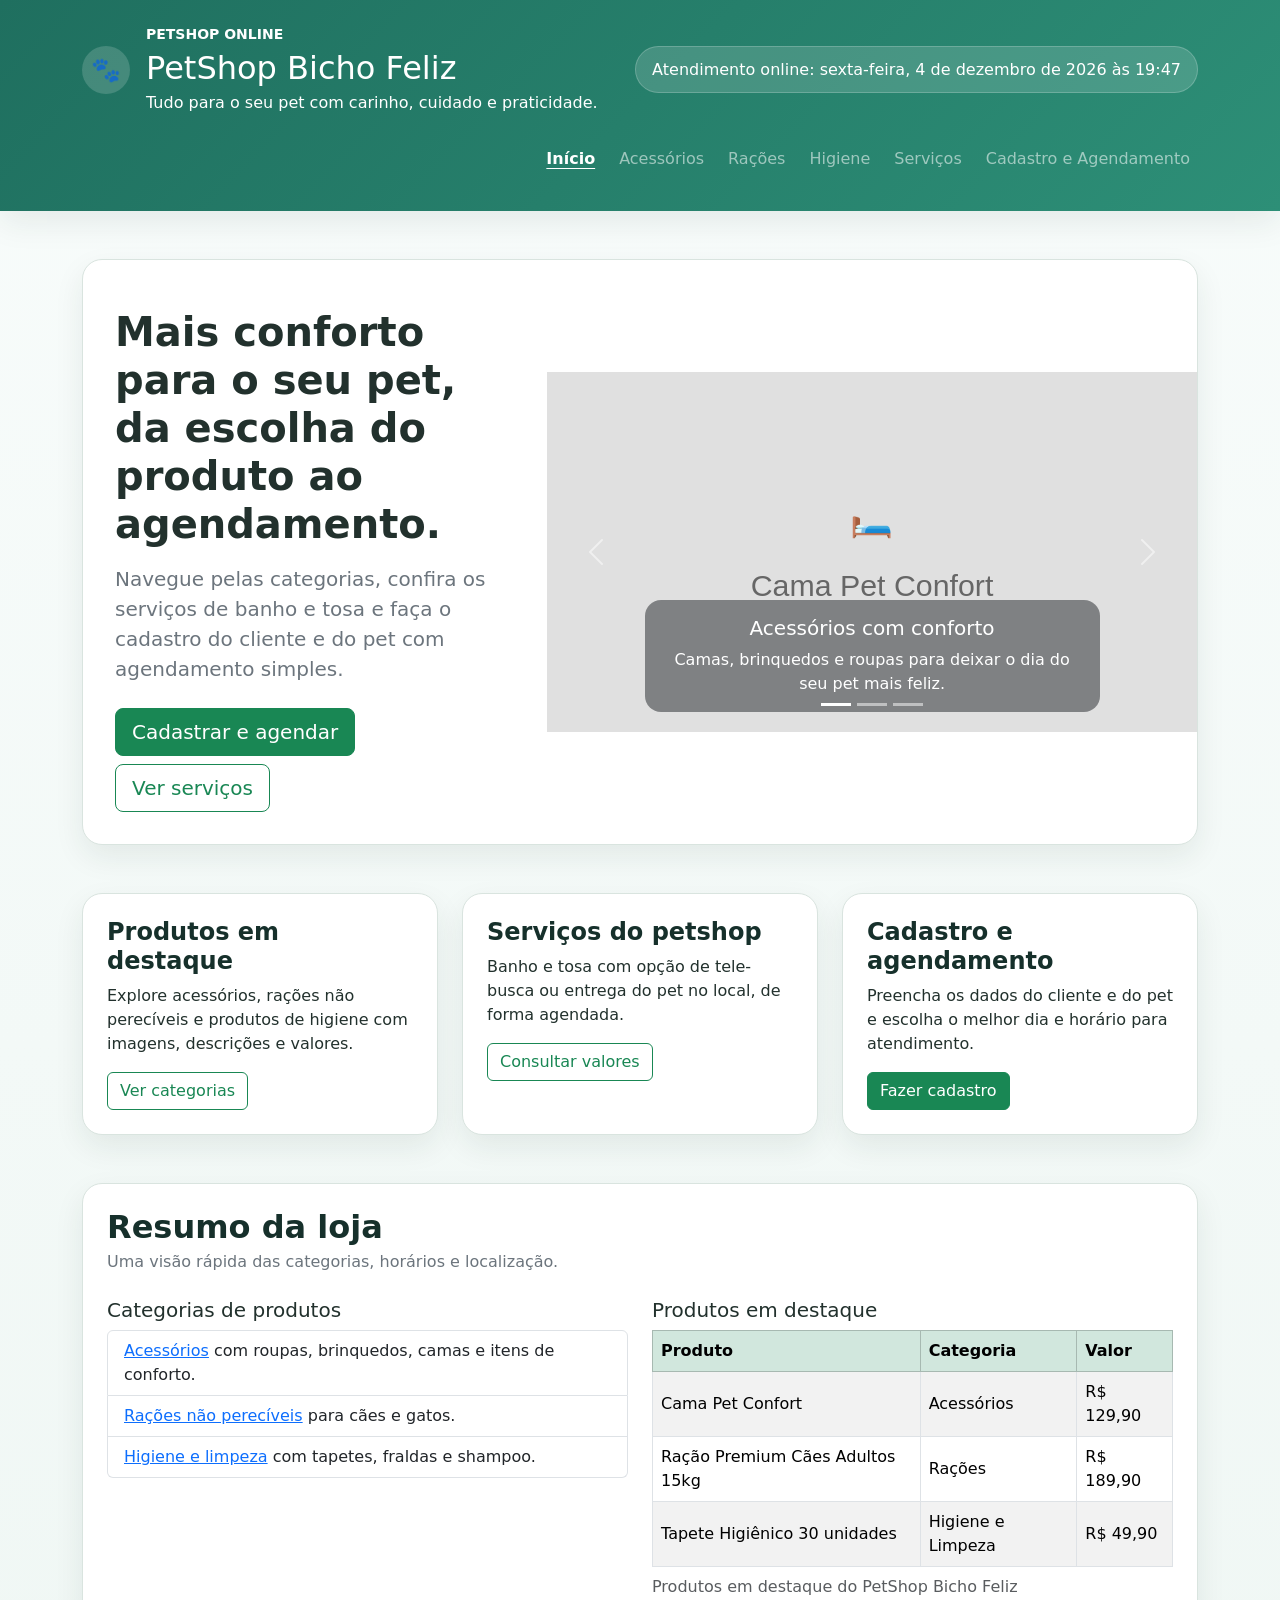
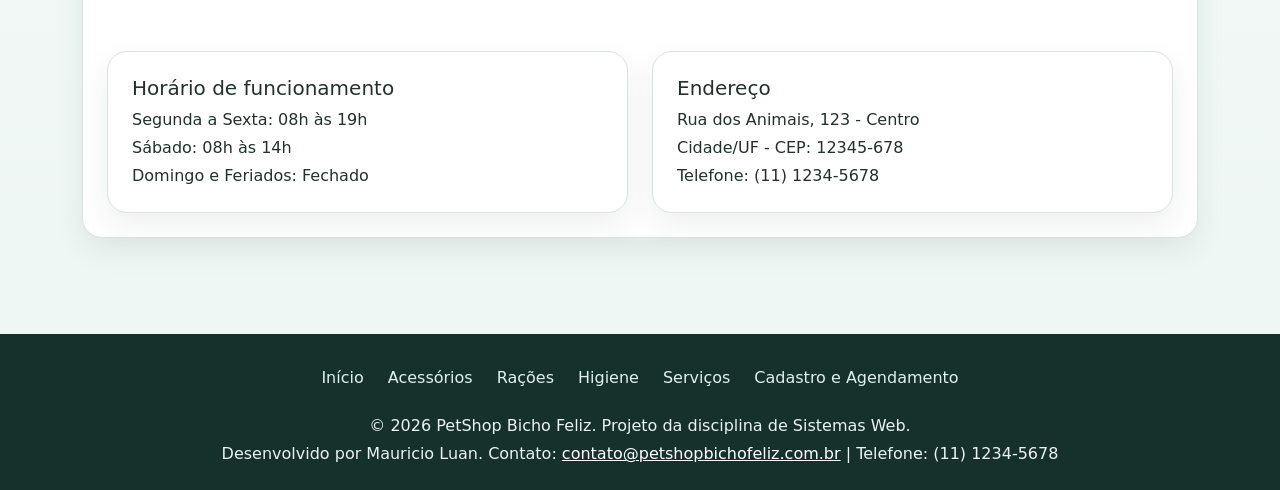
<file: index.html>
<!DOCTYPE html>
<html lang="pt-BR">
<head>
    <meta charset="UTF-8">
    <meta name="viewport" content="width=device-width, initial-scale=1.0">
    <title>PetShop Bicho Feliz - Página Inicial</title>
    <meta name="description" content="PetShop Bicho Feliz com catálogo de produtos, serviços de banho e tosa e agendamento para seu pet.">
    <link rel="preconnect" href="https://cdn.jsdelivr.net">
    <link href="https://cdn.jsdelivr.net/npm/bootstrap@5.3.3/dist/css/bootstrap.min.css" rel="stylesheet" integrity="sha384-QWTKZyjpPEjISv5WaRU9OFeRpok6YctnYmDr5pNlyT2bRjXh0JMhjY6hW+ALEwIH" crossorigin="anonymous">
    <link rel="stylesheet" href="style.css">
</head>
<body>
    <a class="skip-link" href="#conteudo-principal">Pular para o conteúdo principal</a>

    <header class="site-header py-4">
        <div class="container">
            <div class="d-flex flex-column flex-lg-row justify-content-between align-items-lg-center gap-3">
                <div class="d-flex align-items-center gap-3">
                    <div class="brand-mark" aria-hidden="true">🐾</div>
                    <div>
                        <p class="mb-1 text-uppercase small fw-semibold">Petshop online</p>
                        <h1 class="h2 mb-1">PetShop Bicho Feliz</h1>
                        <p class="mb-0">Tudo para o seu pet com carinho, cuidado e praticidade.</p>
                    </div>
                </div>
                <div class="clock-chip" data-clock aria-live="polite"></div>
            </div>

            <nav class="navbar navbar-expand-lg navbar-dark px-0 pt-4" aria-label="Navegação principal">
                <button class="navbar-toggler" type="button" data-bs-toggle="collapse" data-bs-target="#mainNav" aria-controls="mainNav" aria-expanded="false" aria-label="Abrir menu de navegação">
                    <span class="navbar-toggler-icon"></span>
                </button>
                <div class="collapse navbar-collapse" id="mainNav">
                    <ul class="navbar-nav ms-auto gap-lg-2">
                        <li class="nav-item"><a class="nav-link" data-nav-link href="index.html">Início</a></li>
                        <li class="nav-item"><a class="nav-link" data-nav-link href="acessorios.html">Acessórios</a></li>
                        <li class="nav-item"><a class="nav-link" data-nav-link href="racoes.html">Rações</a></li>
                        <li class="nav-item"><a class="nav-link" data-nav-link href="higiene.html">Higiene</a></li>
                        <li class="nav-item"><a class="nav-link" data-nav-link href="servicos.html">Serviços</a></li>
                        <li class="nav-item"><a class="nav-link" data-nav-link href="contato.html">Cadastro e Agendamento</a></li>
                    </ul>
                </div>
            </nav>
        </div>
    </header>

    <main id="conteudo-principal" class="py-5">
        <div class="container">
            <section class="hero-panel mb-5">
                <div class="row g-0 align-items-center">
                    <div class="col-lg-5">
                        <div class="hero-copy">
                            <h2 class="display-6 fw-bold mt-3">Mais conforto para o seu pet, da escolha do produto ao agendamento.</h2>
                            <p class="lead text-secondary mt-3">
                                Navegue pelas categorias, confira os serviços de banho e tosa e faça o cadastro do cliente e do pet com agendamento simples.
                            </p>
                            <div class="d-flex flex-wrap gap-2 mt-4">
                                <a class="btn btn-success btn-lg" href="contato.html">Cadastrar e agendar</a>
                                <a class="btn btn-outline-success btn-lg" href="servicos.html">Ver serviços</a>
                            </div>
                        </div>
                    </div>
                    <div class="col-lg-7">
                        <div id="petshopCarousel" class="carousel slide" data-bs-ride="carousel" aria-label="Carrossel com produtos em destaque">
                            <div class="carousel-indicators">
                                <button type="button" data-bs-target="#petshopCarousel" data-bs-slide-to="0" class="active" aria-current="true" aria-label="Mostrar destaque de acessórios"></button>
                                <button type="button" data-bs-target="#petshopCarousel" data-bs-slide-to="1" aria-label="Mostrar destaque de rações"></button>
                                <button type="button" data-bs-target="#petshopCarousel" data-bs-slide-to="2" aria-label="Mostrar destaque de higiene"></button>
                            </div>
                            <div class="carousel-inner">
                                <div class="carousel-item active">
                                    <img src="imagens/cama-pet.svg" class="d-block w-100" alt="Cama pet em destaque na vitrine do petshop">
                                    <div class="carousel-caption d-none d-md-block bg-dark bg-opacity-50 rounded-4 p-3">
                                        <h3 class="h5">Acessórios com conforto</h3>
                                        <p class="mb-0">Camas, brinquedos e roupas para deixar o dia do seu pet mais feliz.</p>
                                    </div>
                                </div>
                                <div class="carousel-item">
                                    <img src="imagens/racao-caes.svg" class="d-block w-100" alt="Pacote de ração premium em destaque">
                                    <div class="carousel-caption d-none d-md-block bg-dark bg-opacity-50 rounded-4 p-3">
                                        <h3 class="h5">Rações selecionadas</h3>
                                        <p class="mb-0">Opções para cães adultos, filhotes e gatos com foco em qualidade.</p>
                                    </div>
                                </div>
                                <div class="carousel-item">
                                    <img src="imagens/tapete-higienico.svg" class="d-block w-100" alt="Produtos de higiene em destaque">
                                    <div class="carousel-caption d-none d-md-block bg-dark bg-opacity-50 rounded-4 p-3">
                                        <h3 class="h5">Higiene e cuidado diário</h3>
                                        <p class="mb-0">Itens essenciais para manter seu pet limpo, confortável e protegido.</p>
                                    </div>
                                </div>
                            </div>
                            <button class="carousel-control-prev" type="button" data-bs-target="#petshopCarousel" data-bs-slide="prev">
                                <span class="carousel-control-prev-icon" aria-hidden="true"></span>
                                <span class="visually-hidden">Anterior</span>
                            </button>
                            <button class="carousel-control-next" type="button" data-bs-target="#petshopCarousel" data-bs-slide="next">
                                <span class="carousel-control-next-icon" aria-hidden="true"></span>
                                <span class="visually-hidden">Próximo</span>
                            </button>
                        </div>
                    </div>
                </div>
            </section>

            <section class="mb-5">
                <div class="row g-4">
                    <div class="col-md-4">
                        <article class="info-card">
                            <h3 class="h4 section-title">Produtos em destaque</h3>
                            <p>Explore acessórios, rações não perecíveis e produtos de higiene com imagens, descrições e valores.</p>
                            <a class="btn btn-outline-success" href="acessorios.html">Ver categorias</a>
                        </article>
                    </div>
                    <div class="col-md-4">
                        <article class="info-card">
                            <h3 class="h4 section-title">Serviços do petshop</h3>
                            <p>Banho e tosa com opção de tele-busca ou entrega do pet no local, de forma agendada.</p>
                            <a class="btn btn-outline-success" href="servicos.html">Consultar valores</a>
                        </article>
                    </div>
                    <div class="col-md-4">
                        <article class="info-card">
                            <h3 class="h4 section-title">Cadastro e agendamento</h3>
                            <p>Preencha os dados do cliente e do pet e escolha o melhor dia e horário para atendimento.</p>
                            <a class="btn btn-success" href="contato.html">Fazer cadastro</a>
                        </article>
                    </div>
                </div>
            </section>

            <section class="content-panel mb-5">
                <div class="d-flex flex-column flex-lg-row justify-content-between align-items-lg-center gap-3 mb-4">
                    <div>
                        <h2 class="section-title mb-1">Resumo da loja</h2>
                        <p class="mb-0 text-secondary">Uma visão rápida das categorias, horários e localização.</p>
                    </div>
                </div>

                <div class="row g-4">
                    <div class="col-lg-6">
                        <h3 class="h5">Categorias de produtos</h3>
                        <ul class="list-group">
                            <li class="list-group-item"><a href="acessorios.html">Acessórios</a> com roupas, brinquedos, camas e itens de conforto.</li>
                            <li class="list-group-item"><a href="racoes.html">Rações não perecíveis</a> para cães e gatos.</li>
                            <li class="list-group-item"><a href="higiene.html">Higiene e limpeza</a> com tapetes, fraldas e shampoo.</li>
                        </ul>
                    </div>
                    <div class="col-lg-6">
                        <h3 class="h5">Produtos em destaque</h3>
                        <div class="table-responsive">
                            <table class="table table-striped table-bordered align-middle">
                                <caption>Produtos em destaque do PetShop Bicho Feliz</caption>
                                <thead class="table-success">
                                    <tr>
                                        <th scope="col">Produto</th>
                                        <th scope="col">Categoria</th>
                                        <th scope="col">Valor</th>
                                    </tr>
                                </thead>
                                <tbody>
                                    <tr>
                                        <td>Cama Pet Confort</td>
                                        <td>Acessórios</td>
                                        <td>R$ 129,90</td>
                                    </tr>
                                    <tr>
                                        <td>Ração Premium Cães Adultos 15kg</td>
                                        <td>Rações</td>
                                        <td>R$ 189,90</td>
                                    </tr>
                                    <tr>
                                        <td>Tapete Higiênico 30 unidades</td>
                                        <td>Higiene e Limpeza</td>
                                        <td>R$ 49,90</td>
                                    </tr>
                                </tbody>
                            </table>
                        </div>
                    </div>
                </div>

                <div class="row g-4 mt-1">
                    <div class="col-md-6">
                        <div class="info-card">
                            <h3 class="h5">Horário de funcionamento</h3>
                            <p class="mb-1">Segunda a Sexta: 08h às 19h</p>
                            <p class="mb-1">Sábado: 08h às 14h</p>
                            <p class="mb-0">Domingo e Feriados: Fechado</p>
                        </div>
                    </div>
                    <div class="col-md-6">
                        <div class="info-card">
                            <h3 class="h5">Endereço</h3>
                            <p class="mb-1">Rua dos Animais, 123 - Centro</p>
                            <p class="mb-1">Cidade/UF - CEP: 12345-678</p>
                            <p class="mb-0">Telefone: (11) 1234-5678</p>
                        </div>
                    </div>
                </div>
            </section>
        </div>
    </main>

    <footer class="site-footer py-4">
        <div class="container">
            <nav class="nav justify-content-center gap-2 mb-3" aria-label="Navegação de rodapé">
                <a class="nav-link px-2" data-nav-link href="index.html">Início</a>
                <a class="nav-link px-2" data-nav-link href="acessorios.html">Acessórios</a>
                <a class="nav-link px-2" data-nav-link href="racoes.html">Rações</a>
                <a class="nav-link px-2" data-nav-link href="higiene.html">Higiene</a>
                <a class="nav-link px-2" data-nav-link href="servicos.html">Serviços</a>
                <a class="nav-link px-2" data-nav-link href="contato.html">Cadastro e Agendamento</a>
            </nav>
            <p class="mb-1 text-center">&copy; <span data-current-year></span> PetShop Bicho Feliz. Projeto da disciplina de Sistemas Web.</p>
            <p class="mb-0 text-center">Desenvolvido por Mauricio Luan. Contato: <a href="mailto:contato@petshopbichofeliz.com.br">contato@petshopbichofeliz.com.br</a> | Telefone: (11) 1234-5678</p>
        </div>
    </footer>

    <script src="https://cdn.jsdelivr.net/npm/bootstrap@5.3.3/dist/js/bootstrap.bundle.min.js" integrity="sha384-YvpcrYf0tY3lHB60NNkmXc5s9fDVZLESaAA55NDzOxhy9GkcIdslK1eN7N6jIeHz" crossorigin="anonymous"></script>
    <script src="script.js"></script>
</body>
</html>
</file>
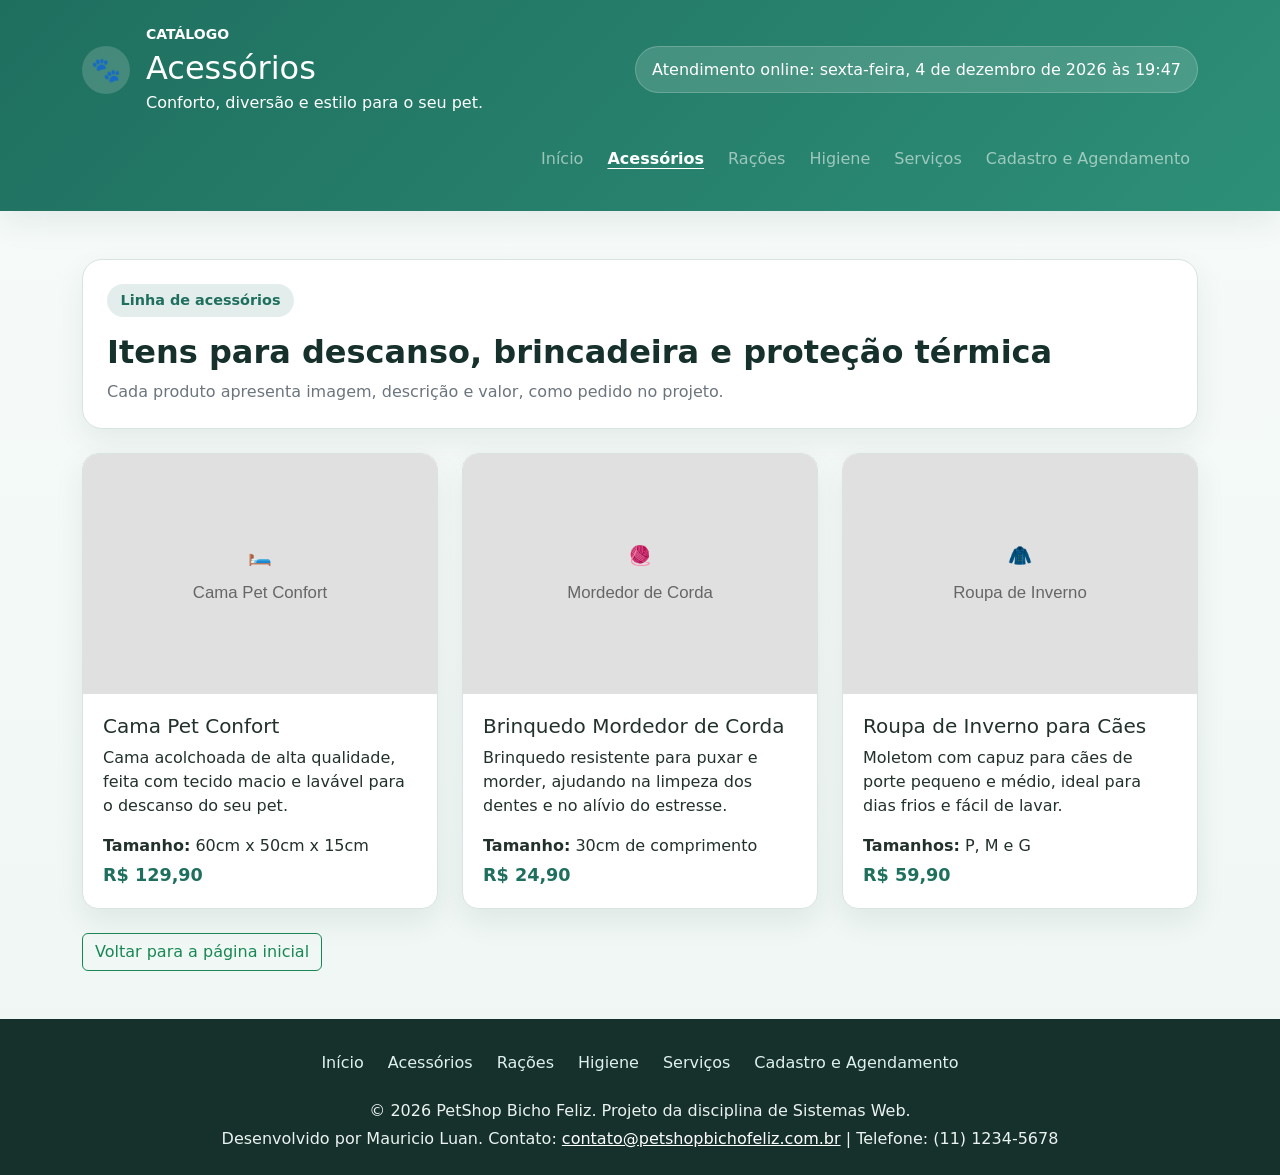
<file: acessorios.html>
<!DOCTYPE html>
<html lang="pt-BR">
<head>
    <meta charset="UTF-8">
    <meta name="viewport" content="width=device-width, initial-scale=1.0">
    <title>PetShop Bicho Feliz - Acessórios</title>
    <meta name="description" content="Acessórios para pets com descrição, imagem e valor.">
    <link rel="preconnect" href="https://cdn.jsdelivr.net">
    <link href="https://cdn.jsdelivr.net/npm/bootstrap@5.3.3/dist/css/bootstrap.min.css" rel="stylesheet" integrity="sha384-QWTKZyjpPEjISv5WaRU9OFeRpok6YctnYmDr5pNlyT2bRjXh0JMhjY6hW+ALEwIH" crossorigin="anonymous">
    <link rel="stylesheet" href="style.css">
</head>
<body>
    <a class="skip-link" href="#conteudo-principal">Pular para o conteúdo principal</a>

    <header class="site-header py-4">
        <div class="container">
            <div class="d-flex flex-column flex-lg-row justify-content-between align-items-lg-center gap-3">
                <div class="d-flex align-items-center gap-3">
                    <div class="brand-mark" aria-hidden="true">🐾</div>
                    <div>
                        <p class="mb-1 text-uppercase small fw-semibold">Catálogo</p>
                        <h1 class="h2 mb-1">Acessórios</h1>
                        <p class="mb-0">Conforto, diversão e estilo para o seu pet.</p>
                    </div>
                </div>
                <div class="clock-chip" data-clock aria-live="polite"></div>
            </div>

            <nav class="navbar navbar-expand-lg navbar-dark px-0 pt-4" aria-label="Navegação principal">
                <button class="navbar-toggler" type="button" data-bs-toggle="collapse" data-bs-target="#mainNav" aria-controls="mainNav" aria-expanded="false" aria-label="Abrir menu de navegação">
                    <span class="navbar-toggler-icon"></span>
                </button>
                <div class="collapse navbar-collapse" id="mainNav">
                    <ul class="navbar-nav ms-auto gap-lg-2">
                        <li class="nav-item"><a class="nav-link" data-nav-link href="index.html">Início</a></li>
                        <li class="nav-item"><a class="nav-link" data-nav-link href="acessorios.html">Acessórios</a></li>
                        <li class="nav-item"><a class="nav-link" data-nav-link href="racoes.html">Rações</a></li>
                        <li class="nav-item"><a class="nav-link" data-nav-link href="higiene.html">Higiene</a></li>
                        <li class="nav-item"><a class="nav-link" data-nav-link href="servicos.html">Serviços</a></li>
                        <li class="nav-item"><a class="nav-link" data-nav-link href="contato.html">Cadastro e Agendamento</a></li>
                    </ul>
                </div>
            </nav>
        </div>
    </header>

    <main id="conteudo-principal" class="py-5">
        <div class="container">
            <section class="content-panel mb-4">
                <span class="highlight-badge">Linha de acessórios</span>
                <h2 class="section-title mt-3">Itens para descanso, brincadeira e proteção térmica</h2>
                <p class="mb-0 text-secondary">Cada produto apresenta imagem, descrição e valor, como pedido no projeto.</p>
            </section>

            <section class="row g-4">
                <div class="col-lg-4 col-md-6">
                    <article class="product-card">
                        <img src="imagens/cama-pet.svg" alt="Cama acolchoada para cães e gatos de pequeno e médio porte">
                        <div class="card-body">
                            <h3 class="h5">Cama Pet Confort</h3>
                            <p>Cama acolchoada de alta qualidade, feita com tecido macio e lavável para o descanso do seu pet.</p>
                            <p class="mb-1"><strong>Tamanho:</strong> 60cm x 50cm x 15cm</p>
                            <p class="price-tag mb-0">R$ 129,90</p>
                        </div>
                    </article>
                </div>

                <div class="col-lg-4 col-md-6">
                    <article class="product-card">
                        <img src="imagens/mordedor-corda.svg" alt="Brinquedo mordedor de corda colorido para cães">
                        <div class="card-body">
                            <h3 class="h5">Brinquedo Mordedor de Corda</h3>
                            <p>Brinquedo resistente para puxar e morder, ajudando na limpeza dos dentes e no alívio do estresse.</p>
                            <p class="mb-1"><strong>Tamanho:</strong> 30cm de comprimento</p>
                            <p class="price-tag mb-0">R$ 24,90</p>
                        </div>
                    </article>
                </div>

                <div class="col-lg-4 col-md-6">
                    <article class="product-card">
                        <img src="imagens/roupa-inverno.svg" alt="Roupa de inverno para cães em moletom com capuz">
                        <div class="card-body">
                            <h3 class="h5">Roupa de Inverno para Cães</h3>
                            <p>Moletom com capuz para cães de porte pequeno e médio, ideal para dias frios e fácil de lavar.</p>
                            <p class="mb-1"><strong>Tamanhos:</strong> P, M e G</p>
                            <p class="price-tag mb-0">R$ 59,90</p>
                        </div>
                    </article>
                </div>
            </section>

            <div class="mt-4">
                <a class="btn btn-outline-success" href="index.html">Voltar para a página inicial</a>
            </div>
        </div>
    </main>

    <footer class="site-footer py-4">
        <div class="container">
            <nav class="nav justify-content-center gap-2 mb-3" aria-label="Navegação de rodapé">
                <a class="nav-link px-2" data-nav-link href="index.html">Início</a>
                <a class="nav-link px-2" data-nav-link href="acessorios.html">Acessórios</a>
                <a class="nav-link px-2" data-nav-link href="racoes.html">Rações</a>
                <a class="nav-link px-2" data-nav-link href="higiene.html">Higiene</a>
                <a class="nav-link px-2" data-nav-link href="servicos.html">Serviços</a>
                <a class="nav-link px-2" data-nav-link href="contato.html">Cadastro e Agendamento</a>
            </nav>
            <p class="mb-1 text-center">&copy; <span data-current-year></span> PetShop Bicho Feliz. Projeto da disciplina de Sistemas Web.</p>
            <p class="mb-0 text-center">Desenvolvido por Mauricio Luan. Contato: <a href="mailto:contato@petshopbichofeliz.com.br">contato@petshopbichofeliz.com.br</a> | Telefone: (11) 1234-5678</p>
        </div>
    </footer>

    <script src="https://cdn.jsdelivr.net/npm/bootstrap@5.3.3/dist/js/bootstrap.bundle.min.js" integrity="sha384-YvpcrYf0tY3lHB60NNkmXc5s9fDVZLESaAA55NDzOxhy9GkcIdslK1eN7N6jIeHz" crossorigin="anonymous"></script>
    <script src="script.js"></script>
</body>
</html>
</file>
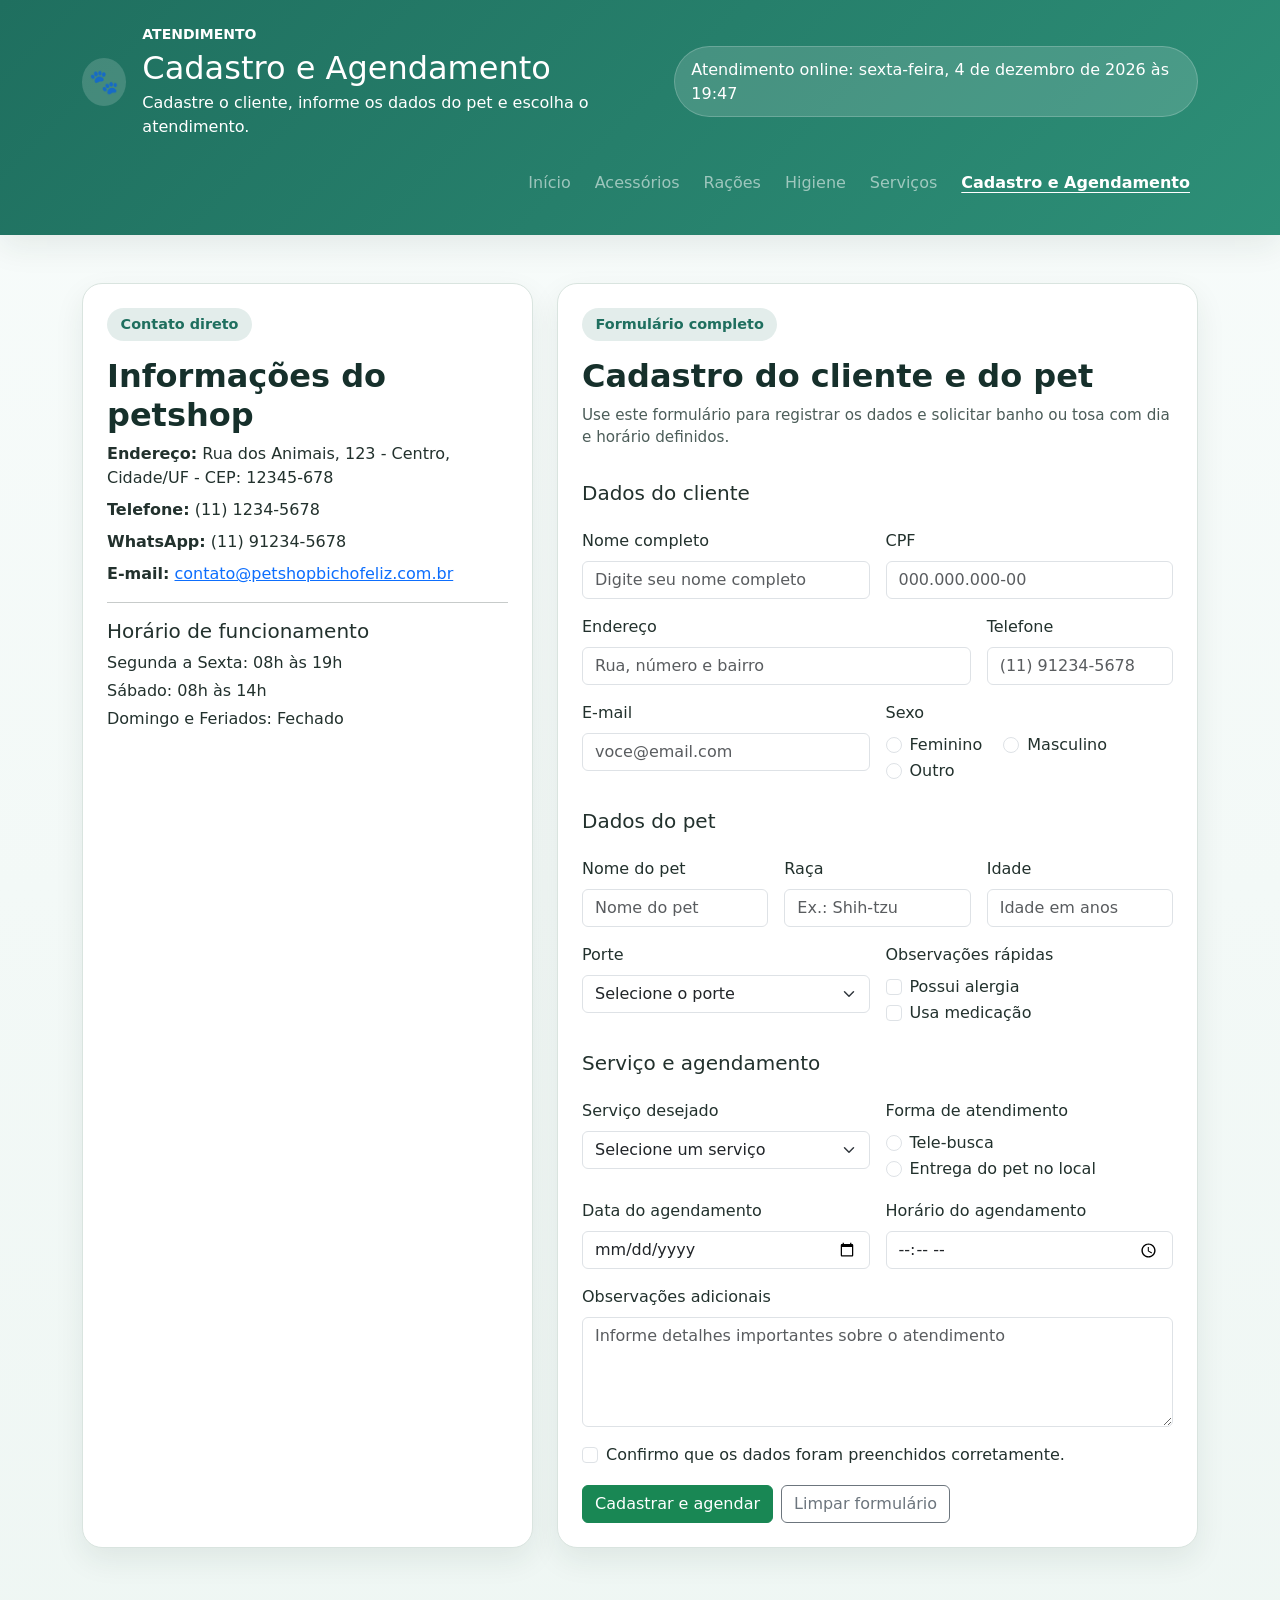
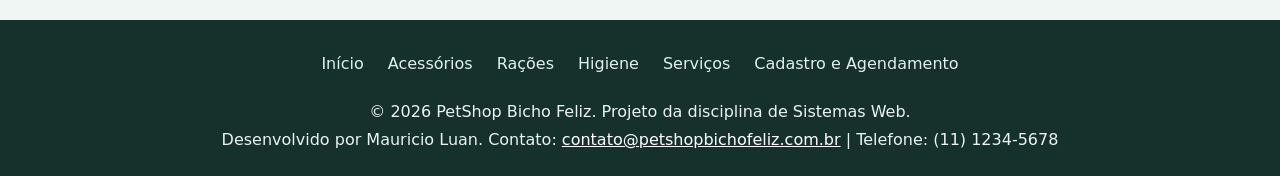
<file: contato.html>
<!DOCTYPE html>
<html lang="pt-BR">
<head>
    <meta charset="UTF-8">
    <meta name="viewport" content="width=device-width, initial-scale=1.0">
    <title>PetShop Bicho Feliz - Cadastro e Agendamento</title>
    <meta name="description" content="Cadastro do cliente e do pet com agendamento de banho ou tosa.">
    <link rel="preconnect" href="https://cdn.jsdelivr.net">
    <link href="https://cdn.jsdelivr.net/npm/bootstrap@5.3.3/dist/css/bootstrap.min.css" rel="stylesheet" integrity="sha384-QWTKZyjpPEjISv5WaRU9OFeRpok6YctnYmDr5pNlyT2bRjXh0JMhjY6hW+ALEwIH" crossorigin="anonymous">
    <link rel="stylesheet" href="style.css">
</head>
<body>
    <a class="skip-link" href="#conteudo-principal">Pular para o conteúdo principal</a>

    <header class="site-header py-4">
        <div class="container">
            <div class="d-flex flex-column flex-lg-row justify-content-between align-items-lg-center gap-3">
                <div class="d-flex align-items-center gap-3">
                    <div class="brand-mark" aria-hidden="true">🐾</div>
                    <div>
                        <p class="mb-1 text-uppercase small fw-semibold">Atendimento</p>
                        <h1 class="h2 mb-1">Cadastro e Agendamento</h1>
                        <p class="mb-0">Cadastre o cliente, informe os dados do pet e escolha o atendimento.</p>
                    </div>
                </div>
                <div class="clock-chip" data-clock aria-live="polite"></div>
            </div>

            <nav class="navbar navbar-expand-lg navbar-dark px-0 pt-4" aria-label="Navegação principal">
                <button class="navbar-toggler" type="button" data-bs-toggle="collapse" data-bs-target="#mainNav" aria-controls="mainNav" aria-expanded="false" aria-label="Abrir menu de navegação">
                    <span class="navbar-toggler-icon"></span>
                </button>
                <div class="collapse navbar-collapse" id="mainNav">
                    <ul class="navbar-nav ms-auto gap-lg-2">
                        <li class="nav-item"><a class="nav-link" data-nav-link href="index.html">Início</a></li>
                        <li class="nav-item"><a class="nav-link" data-nav-link href="acessorios.html">Acessórios</a></li>
                        <li class="nav-item"><a class="nav-link" data-nav-link href="racoes.html">Rações</a></li>
                        <li class="nav-item"><a class="nav-link" data-nav-link href="higiene.html">Higiene</a></li>
                        <li class="nav-item"><a class="nav-link" data-nav-link href="servicos.html">Serviços</a></li>
                        <li class="nav-item"><a class="nav-link" data-nav-link href="contato.html">Cadastro e Agendamento</a></li>
                    </ul>
                </div>
            </nav>
        </div>
    </header>

    <main id="conteudo-principal" class="py-5">
        <div class="container">
            <section class="row g-4 mb-4">
                <div class="col-lg-5">
                    <article class="content-panel h-100">
                        <span class="highlight-badge">Contato direto</span>
                        <h2 class="section-title mt-3">Informações do petshop</h2>
                        <p class="mb-2"><strong>Endereço:</strong> Rua dos Animais, 123 - Centro, Cidade/UF - CEP: 12345-678</p>
                        <p class="mb-2"><strong>Telefone:</strong> (11) 1234-5678</p>
                        <p class="mb-2"><strong>WhatsApp:</strong> (11) 91234-5678</p>
                        <p class="mb-2"><strong>E-mail:</strong> <a href="mailto:contato@petshopbichofeliz.com.br">contato@petshopbichofeliz.com.br</a></p>
                        <hr>
                        <h3 class="h5">Horário de funcionamento</h3>
                        <p class="mb-1">Segunda a Sexta: 08h às 19h</p>
                        <p class="mb-1">Sábado: 08h às 14h</p>
                        <p class="mb-0">Domingo e Feriados: Fechado</p>
                    </article>
                </div>

                <div class="col-lg-7">
                    <section class="form-panel">
                        <span class="highlight-badge">Formulário completo</span>
                        <h2 class="section-title mt-3">Cadastro do cliente e do pet</h2>
                        <p class="form-note">Use este formulário para registrar os dados e solicitar banho ou tosa com dia e horário definidos.</p>

                        <form id="booking-form">
                            <div class="row g-3 mt-1">
                                <div class="col-12">
                                    <h3 class="h5">Dados do cliente</h3>
                                </div>
                                <div class="col-md-6">
                                    <label class="form-label" for="cliente-nome">Nome completo</label>
                                    <input class="form-control" type="text" id="cliente-nome" name="cliente_nome" placeholder="Digite seu nome completo" required>
                                </div>
                                <div class="col-md-6">
                                    <label class="form-label" for="cliente-cpf">CPF</label>
                                    <input class="form-control" type="text" id="cliente-cpf" name="cliente_cpf" placeholder="000.000.000-00" pattern="^\d{3}\.\d{3}\.\d{3}-\d{2}$" required>
                                </div>
                                <div class="col-md-8">
                                    <label class="form-label" for="cliente-endereco">Endereço</label>
                                    <input class="form-control" type="text" id="cliente-endereco" name="cliente_endereco" placeholder="Rua, número e bairro" required>
                                </div>
                                <div class="col-md-4">
                                    <label class="form-label" for="cliente-telefone">Telefone</label>
                                    <input class="form-control" type="tel" id="cliente-telefone" name="cliente_telefone" placeholder="(11) 91234-5678" required>
                                </div>
                                <div class="col-md-6">
                                    <label class="form-label" for="cliente-email">E-mail</label>
                                    <input class="form-control" type="email" id="cliente-email" name="cliente_email" placeholder="voce@email.com" required>
                                </div>
                                <div class="col-md-6">
                                    <span class="form-label d-block">Sexo</span>
                                    <div class="form-check form-check-inline">
                                        <input class="form-check-input" type="radio" id="sexo-feminino" name="cliente_sexo" value="Feminino" required>
                                        <label class="form-check-label" for="sexo-feminino">Feminino</label>
                                    </div>
                                    <div class="form-check form-check-inline">
                                        <input class="form-check-input" type="radio" id="sexo-masculino" name="cliente_sexo" value="Masculino">
                                        <label class="form-check-label" for="sexo-masculino">Masculino</label>
                                    </div>
                                    <div class="form-check form-check-inline">
                                        <input class="form-check-input" type="radio" id="sexo-outro" name="cliente_sexo" value="Outro">
                                        <label class="form-check-label" for="sexo-outro">Outro</label>
                                    </div>
                                </div>

                                <div class="col-12 pt-2">
                                    <h3 class="h5">Dados do pet</h3>
                                </div>
                                <div class="col-md-4">
                                    <label class="form-label" for="pet-nome">Nome do pet</label>
                                    <input class="form-control" type="text" id="pet-nome" name="pet_nome" placeholder="Nome do pet" required>
                                </div>
                                <div class="col-md-4">
                                    <label class="form-label" for="pet-raca">Raça</label>
                                    <input class="form-control" type="text" id="pet-raca" name="pet_raca" placeholder="Ex.: Shih-tzu" required>
                                </div>
                                <div class="col-md-4">
                                    <label class="form-label" for="pet-idade">Idade</label>
                                    <input class="form-control" type="number" id="pet-idade" name="pet_idade" min="0" max="30" placeholder="Idade em anos" required>
                                </div>
                                <div class="col-md-6">
                                    <label class="form-label" for="pet-porte">Porte</label>
                                    <select class="form-select" id="pet-porte" name="pet_porte" required>
                                        <option value="">Selecione o porte</option>
                                        <option value="Pequeno">Pequeno</option>
                                        <option value="Médio">Médio</option>
                                        <option value="Grande">Grande</option>
                                    </select>
                                </div>
                                <div class="col-md-6">
                                    <span class="form-label d-block">Observações rápidas</span>
                                    <div class="form-check">
                                        <input class="form-check-input" type="checkbox" id="obs-alergia" name="pet_obs" value="Possui alergia">
                                        <label class="form-check-label" for="obs-alergia">Possui alergia</label>
                                    </div>
                                    <div class="form-check">
                                        <input class="form-check-input" type="checkbox" id="obs-medicacao" name="pet_obs" value="Usa medicação">
                                        <label class="form-check-label" for="obs-medicacao">Usa medicação</label>
                                    </div>
                                </div>

                                <div class="col-12 pt-2">
                                    <h3 class="h5">Serviço e agendamento</h3>
                                </div>
                                <div class="col-md-6">
                                    <label class="form-label" for="servico">Serviço desejado</label>
                                    <select class="form-select" id="servico" name="servico" required>
                                        <option value="">Selecione um serviço</option>
                                        <option value="Banho">Banho</option>
                                        <option value="Tosa">Tosa</option>
                                    </select>
                                </div>
                                <div class="col-md-6">
                                    <span class="form-label d-block">Forma de atendimento</span>
                                    <div class="form-check">
                                        <input class="form-check-input" type="radio" id="tele-busca" name="agendamento" value="Tele-busca" required>
                                        <label class="form-check-label" for="tele-busca">Tele-busca</label>
                                    </div>
                                    <div class="form-check">
                                        <input class="form-check-input" type="radio" id="entrega-local" name="agendamento" value="Entrega no local">
                                        <label class="form-check-label" for="entrega-local">Entrega do pet no local</label>
                                    </div>
                                </div>
                                <div class="col-md-6">
                                    <label class="form-label" for="agendamento-data">Data do agendamento</label>
                                    <input class="form-control" type="date" id="agendamento-data" name="agendamento_data" required>
                                </div>
                                <div class="col-md-6">
                                    <label class="form-label" for="agendamento-hora">Horário do agendamento</label>
                                    <input class="form-control" type="time" id="agendamento-hora" name="agendamento_hora" min="08:00" max="19:00" required>
                                </div>
                                <div class="col-12">
                                    <label class="form-label" for="mensagem">Observações adicionais</label>
                                    <textarea class="form-control" id="mensagem" name="mensagem" rows="4" placeholder="Informe detalhes importantes sobre o atendimento"></textarea>
                                </div>
                                <div class="col-12">
                                    <div class="form-check">
                                        <input class="form-check-input" type="checkbox" id="aceite-termos" name="aceite_termos" required>
                                        <label class="form-check-label" for="aceite-termos">Confirmo que os dados foram preenchidos corretamente.</label>
                                    </div>
                                </div>
                                <div class="col-12 d-flex flex-wrap gap-2">
                                    <button class="btn btn-success" type="submit">Cadastrar e agendar</button>
                                    <button class="btn btn-outline-secondary" type="reset">Limpar formulário</button>
                                </div>
                            </div>
                        </form>

                        <div id="booking-feedback" class="confirmation-box mt-4" aria-live="polite"></div>
                    </section>
                </div>
            </section>
        </div>
    </main>

    <footer class="site-footer py-4">
        <div class="container">
            <nav class="nav justify-content-center gap-2 mb-3" aria-label="Navegação de rodapé">
                <a class="nav-link px-2" data-nav-link href="index.html">Início</a>
                <a class="nav-link px-2" data-nav-link href="acessorios.html">Acessórios</a>
                <a class="nav-link px-2" data-nav-link href="racoes.html">Rações</a>
                <a class="nav-link px-2" data-nav-link href="higiene.html">Higiene</a>
                <a class="nav-link px-2" data-nav-link href="servicos.html">Serviços</a>
                <a class="nav-link px-2" data-nav-link href="contato.html">Cadastro e Agendamento</a>
            </nav>
            <p class="mb-1 text-center">&copy; <span data-current-year></span> PetShop Bicho Feliz. Projeto da disciplina de Sistemas Web.</p>
            <p class="mb-0 text-center">Desenvolvido por Mauricio Luan. Contato: <a href="mailto:contato@petshopbichofeliz.com.br">contato@petshopbichofeliz.com.br</a> | Telefone: (11) 1234-5678</p>
        </div>
    </footer>

    <script src="https://cdn.jsdelivr.net/npm/bootstrap@5.3.3/dist/js/bootstrap.bundle.min.js" integrity="sha384-YvpcrYf0tY3lHB60NNkmXc5s9fDVZLESaAA55NDzOxhy9GkcIdslK1eN7N6jIeHz" crossorigin="anonymous"></script>
    <script src="script.js"></script>
</body>
</html>
</file>
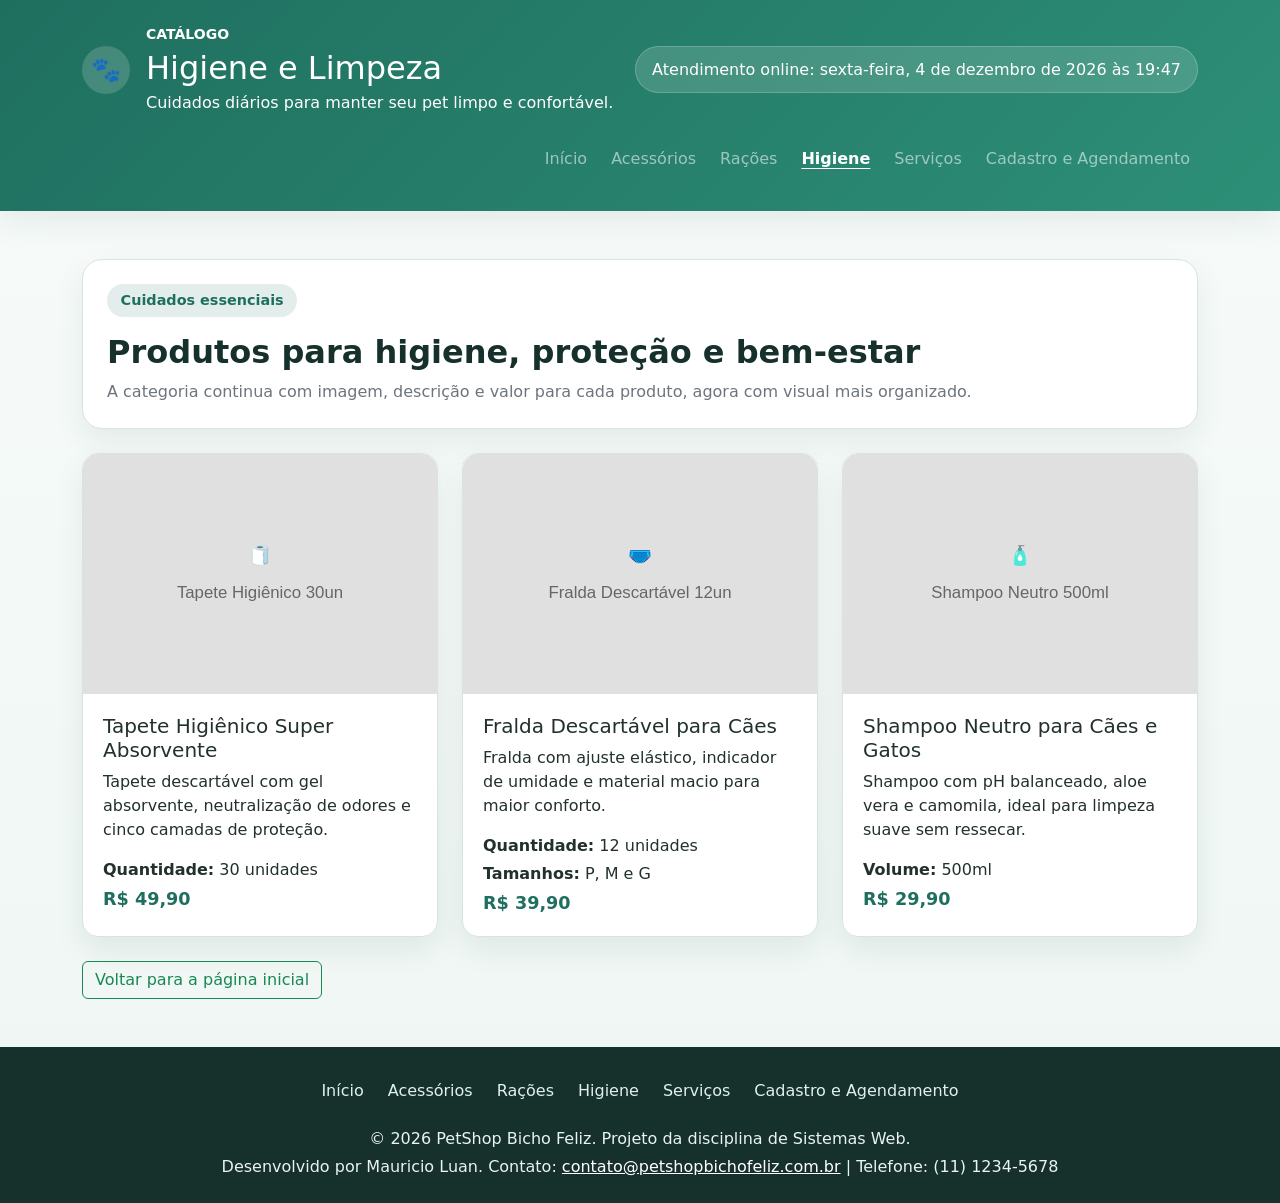
<file: higiene.html>
<!DOCTYPE html>
<html lang="pt-BR">
<head>
    <meta charset="UTF-8">
    <meta name="viewport" content="width=device-width, initial-scale=1.0">
    <title>PetShop Bicho Feliz - Higiene e Limpeza</title>
    <meta name="description" content="Produtos de higiene e limpeza para cães e gatos.">
    <link rel="preconnect" href="https://cdn.jsdelivr.net">
    <link href="https://cdn.jsdelivr.net/npm/bootstrap@5.3.3/dist/css/bootstrap.min.css" rel="stylesheet" integrity="sha384-QWTKZyjpPEjISv5WaRU9OFeRpok6YctnYmDr5pNlyT2bRjXh0JMhjY6hW+ALEwIH" crossorigin="anonymous">
    <link rel="stylesheet" href="style.css">
</head>
<body>
    <a class="skip-link" href="#conteudo-principal">Pular para o conteúdo principal</a>

    <header class="site-header py-4">
        <div class="container">
            <div class="d-flex flex-column flex-lg-row justify-content-between align-items-lg-center gap-3">
                <div class="d-flex align-items-center gap-3">
                    <div class="brand-mark" aria-hidden="true">🐾</div>
                    <div>
                        <p class="mb-1 text-uppercase small fw-semibold">Catálogo</p>
                        <h1 class="h2 mb-1">Higiene e Limpeza</h1>
                        <p class="mb-0">Cuidados diários para manter seu pet limpo e confortável.</p>
                    </div>
                </div>
                <div class="clock-chip" data-clock aria-live="polite"></div>
            </div>

            <nav class="navbar navbar-expand-lg navbar-dark px-0 pt-4" aria-label="Navegação principal">
                <button class="navbar-toggler" type="button" data-bs-toggle="collapse" data-bs-target="#mainNav" aria-controls="mainNav" aria-expanded="false" aria-label="Abrir menu de navegação">
                    <span class="navbar-toggler-icon"></span>
                </button>
                <div class="collapse navbar-collapse" id="mainNav">
                    <ul class="navbar-nav ms-auto gap-lg-2">
                        <li class="nav-item"><a class="nav-link" data-nav-link href="index.html">Início</a></li>
                        <li class="nav-item"><a class="nav-link" data-nav-link href="acessorios.html">Acessórios</a></li>
                        <li class="nav-item"><a class="nav-link" data-nav-link href="racoes.html">Rações</a></li>
                        <li class="nav-item"><a class="nav-link" data-nav-link href="higiene.html">Higiene</a></li>
                        <li class="nav-item"><a class="nav-link" data-nav-link href="servicos.html">Serviços</a></li>
                        <li class="nav-item"><a class="nav-link" data-nav-link href="contato.html">Cadastro e Agendamento</a></li>
                    </ul>
                </div>
            </nav>
        </div>
    </header>

    <main id="conteudo-principal" class="py-5">
        <div class="container">
            <section class="content-panel mb-4">
                <span class="highlight-badge">Cuidados essenciais</span>
                <h2 class="section-title mt-3">Produtos para higiene, proteção e bem-estar</h2>
                <p class="mb-0 text-secondary">A categoria continua com imagem, descrição e valor para cada produto, agora com visual mais organizado.</p>
            </section>

            <section class="row g-4">
                <div class="col-lg-4 col-md-6">
                    <article class="product-card">
                        <img src="imagens/tapete-higienico.svg" alt="Tapete higiênico descartável para cães com pacote de trinta unidades">
                        <div class="card-body">
                            <h3 class="h5">Tapete Higiênico Super Absorvente</h3>
                            <p>Tapete descartável com gel absorvente, neutralização de odores e cinco camadas de proteção.</p>
                            <p class="mb-1"><strong>Quantidade:</strong> 30 unidades</p>
                            <p class="price-tag mb-0">R$ 49,90</p>
                        </div>
                    </article>
                </div>

                <div class="col-lg-4 col-md-6">
                    <article class="product-card">
                        <img src="imagens/fralda-pet.svg" alt="Fralda descartável para cães em pacote com doze unidades">
                        <div class="card-body">
                            <h3 class="h5">Fralda Descartável para Cães</h3>
                            <p>Fralda com ajuste elástico, indicador de umidade e material macio para maior conforto.</p>
                            <p class="mb-1"><strong>Quantidade:</strong> 12 unidades</p>
                            <p class="mb-1"><strong>Tamanhos:</strong> P, M e G</p>
                            <p class="price-tag mb-0">R$ 39,90</p>
                        </div>
                    </article>
                </div>

                <div class="col-lg-4 col-md-6">
                    <article class="product-card">
                        <img src="imagens/shampoo-pet.svg" alt="Frasco de shampoo neutro para cães e gatos com quinhentos mililitros">
                        <div class="card-body">
                            <h3 class="h5">Shampoo Neutro para Cães e Gatos</h3>
                            <p>Shampoo com pH balanceado, aloe vera e camomila, ideal para limpeza suave sem ressecar.</p>
                            <p class="mb-1"><strong>Volume:</strong> 500ml</p>
                            <p class="price-tag mb-0">R$ 29,90</p>
                        </div>
                    </article>
                </div>
            </section>

            <div class="mt-4">
                <a class="btn btn-outline-success" href="index.html">Voltar para a página inicial</a>
            </div>
        </div>
    </main>

    <footer class="site-footer py-4">
        <div class="container">
            <nav class="nav justify-content-center gap-2 mb-3" aria-label="Navegação de rodapé">
                <a class="nav-link px-2" data-nav-link href="index.html">Início</a>
                <a class="nav-link px-2" data-nav-link href="acessorios.html">Acessórios</a>
                <a class="nav-link px-2" data-nav-link href="racoes.html">Rações</a>
                <a class="nav-link px-2" data-nav-link href="higiene.html">Higiene</a>
                <a class="nav-link px-2" data-nav-link href="servicos.html">Serviços</a>
                <a class="nav-link px-2" data-nav-link href="contato.html">Cadastro e Agendamento</a>
            </nav>
            <p class="mb-1 text-center">&copy; <span data-current-year></span> PetShop Bicho Feliz. Projeto da disciplina de Sistemas Web.</p>
            <p class="mb-0 text-center">Desenvolvido por Mauricio Luan. Contato: <a href="mailto:contato@petshopbichofeliz.com.br">contato@petshopbichofeliz.com.br</a> | Telefone: (11) 1234-5678</p>
        </div>
    </footer>

    <script src="https://cdn.jsdelivr.net/npm/bootstrap@5.3.3/dist/js/bootstrap.bundle.min.js" integrity="sha384-YvpcrYf0tY3lHB60NNkmXc5s9fDVZLESaAA55NDzOxhy9GkcIdslK1eN7N6jIeHz" crossorigin="anonymous"></script>
    <script src="script.js"></script>
</body>
</html>
</file>
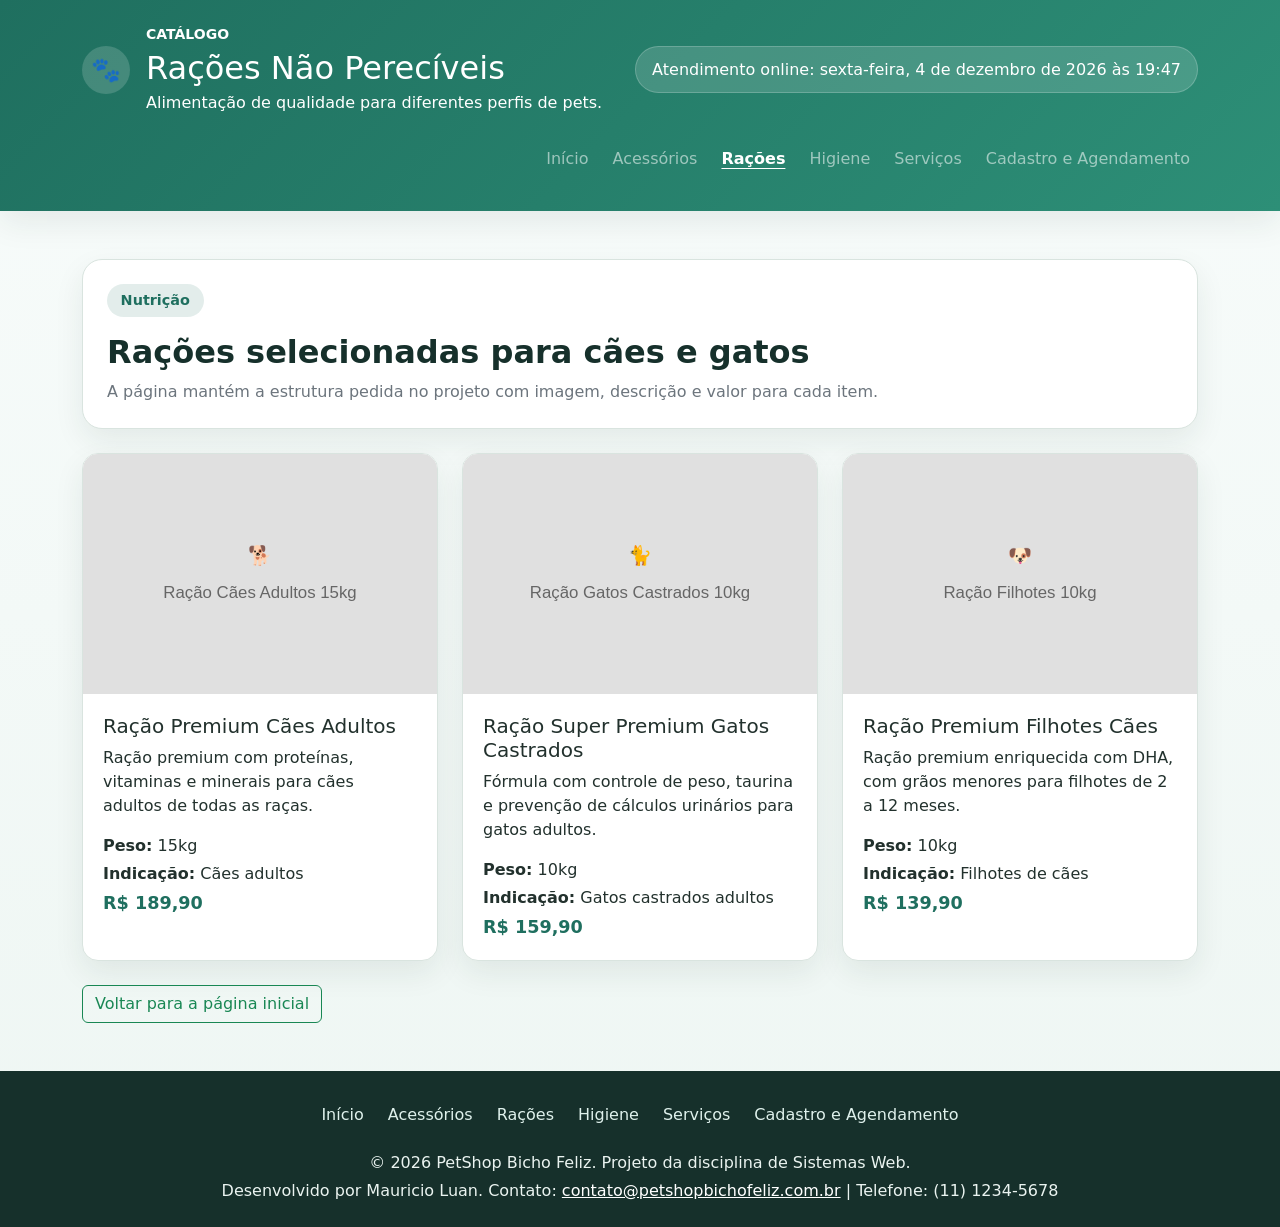
<file: racoes.html>
<!DOCTYPE html>
<html lang="pt-BR">
<head>
    <meta charset="UTF-8">
    <meta name="viewport" content="width=device-width, initial-scale=1.0">
    <title>PetShop Bicho Feliz - Rações</title>
    <meta name="description" content="Rações não perecíveis para cães e gatos.">
    <link rel="preconnect" href="https://cdn.jsdelivr.net">
    <link href="https://cdn.jsdelivr.net/npm/bootstrap@5.3.3/dist/css/bootstrap.min.css" rel="stylesheet" integrity="sha384-QWTKZyjpPEjISv5WaRU9OFeRpok6YctnYmDr5pNlyT2bRjXh0JMhjY6hW+ALEwIH" crossorigin="anonymous">
    <link rel="stylesheet" href="style.css">
</head>
<body>
    <a class="skip-link" href="#conteudo-principal">Pular para o conteúdo principal</a>

    <header class="site-header py-4">
        <div class="container">
            <div class="d-flex flex-column flex-lg-row justify-content-between align-items-lg-center gap-3">
                <div class="d-flex align-items-center gap-3">
                    <div class="brand-mark" aria-hidden="true">🐾</div>
                    <div>
                        <p class="mb-1 text-uppercase small fw-semibold">Catálogo</p>
                        <h1 class="h2 mb-1">Rações Não Perecíveis</h1>
                        <p class="mb-0">Alimentação de qualidade para diferentes perfis de pets.</p>
                    </div>
                </div>
                <div class="clock-chip" data-clock aria-live="polite"></div>
            </div>

            <nav class="navbar navbar-expand-lg navbar-dark px-0 pt-4" aria-label="Navegação principal">
                <button class="navbar-toggler" type="button" data-bs-toggle="collapse" data-bs-target="#mainNav" aria-controls="mainNav" aria-expanded="false" aria-label="Abrir menu de navegação">
                    <span class="navbar-toggler-icon"></span>
                </button>
                <div class="collapse navbar-collapse" id="mainNav">
                    <ul class="navbar-nav ms-auto gap-lg-2">
                        <li class="nav-item"><a class="nav-link" data-nav-link href="index.html">Início</a></li>
                        <li class="nav-item"><a class="nav-link" data-nav-link href="acessorios.html">Acessórios</a></li>
                        <li class="nav-item"><a class="nav-link" data-nav-link href="racoes.html">Rações</a></li>
                        <li class="nav-item"><a class="nav-link" data-nav-link href="higiene.html">Higiene</a></li>
                        <li class="nav-item"><a class="nav-link" data-nav-link href="servicos.html">Serviços</a></li>
                        <li class="nav-item"><a class="nav-link" data-nav-link href="contato.html">Cadastro e Agendamento</a></li>
                    </ul>
                </div>
            </nav>
        </div>
    </header>

    <main id="conteudo-principal" class="py-5">
        <div class="container">
            <section class="content-panel mb-4">
                <span class="highlight-badge">Nutrição</span>
                <h2 class="section-title mt-3">Rações selecionadas para cães e gatos</h2>
                <p class="mb-0 text-secondary">A página mantém a estrutura pedida no projeto com imagem, descrição e valor para cada item.</p>
            </section>

            <section class="row g-4">
                <div class="col-lg-4 col-md-6">
                    <article class="product-card">
                        <img src="imagens/racao-caes.svg" alt="Pacote de ração premium para cães adultos com 15 quilos">
                        <div class="card-body">
                            <h3 class="h5">Ração Premium Cães Adultos</h3>
                            <p>Ração premium com proteínas, vitaminas e minerais para cães adultos de todas as raças.</p>
                            <p class="mb-1"><strong>Peso:</strong> 15kg</p>
                            <p class="mb-1"><strong>Indicação:</strong> Cães adultos</p>
                            <p class="price-tag mb-0">R$ 189,90</p>
                        </div>
                    </article>
                </div>

                <div class="col-lg-4 col-md-6">
                    <article class="product-card">
                        <img src="imagens/racao-gatos.svg" alt="Pacote de ração super premium para gatos castrados com 10 quilos">
                        <div class="card-body">
                            <h3 class="h5">Ração Super Premium Gatos Castrados</h3>
                            <p>Fórmula com controle de peso, taurina e prevenção de cálculos urinários para gatos adultos.</p>
                            <p class="mb-1"><strong>Peso:</strong> 10kg</p>
                            <p class="mb-1"><strong>Indicação:</strong> Gatos castrados adultos</p>
                            <p class="price-tag mb-0">R$ 159,90</p>
                        </div>
                    </article>
                </div>

                <div class="col-lg-4 col-md-6">
                    <article class="product-card">
                        <img src="imagens/racao-filhotes.svg" alt="Pacote de ração premium para filhotes de cães com 10 quilos">
                        <div class="card-body">
                            <h3 class="h5">Ração Premium Filhotes Cães</h3>
                            <p>Ração premium enriquecida com DHA, com grãos menores para filhotes de 2 a 12 meses.</p>
                            <p class="mb-1"><strong>Peso:</strong> 10kg</p>
                            <p class="mb-1"><strong>Indicação:</strong> Filhotes de cães</p>
                            <p class="price-tag mb-0">R$ 139,90</p>
                        </div>
                    </article>
                </div>
            </section>

            <div class="mt-4">
                <a class="btn btn-outline-success" href="index.html">Voltar para a página inicial</a>
            </div>
        </div>
    </main>

    <footer class="site-footer py-4">
        <div class="container">
            <nav class="nav justify-content-center gap-2 mb-3" aria-label="Navegação de rodapé">
                <a class="nav-link px-2" data-nav-link href="index.html">Início</a>
                <a class="nav-link px-2" data-nav-link href="acessorios.html">Acessórios</a>
                <a class="nav-link px-2" data-nav-link href="racoes.html">Rações</a>
                <a class="nav-link px-2" data-nav-link href="higiene.html">Higiene</a>
                <a class="nav-link px-2" data-nav-link href="servicos.html">Serviços</a>
                <a class="nav-link px-2" data-nav-link href="contato.html">Cadastro e Agendamento</a>
            </nav>
            <p class="mb-1 text-center">&copy; <span data-current-year></span> PetShop Bicho Feliz. Projeto da disciplina de Sistemas Web.</p>
            <p class="mb-0 text-center">Desenvolvido por Mauricio Luan. Contato: <a href="mailto:contato@petshopbichofeliz.com.br">contato@petshopbichofeliz.com.br</a> | Telefone: (11) 1234-5678</p>
        </div>
    </footer>

    <script src="https://cdn.jsdelivr.net/npm/bootstrap@5.3.3/dist/js/bootstrap.bundle.min.js" integrity="sha384-YvpcrYf0tY3lHB60NNkmXc5s9fDVZLESaAA55NDzOxhy9GkcIdslK1eN7N6jIeHz" crossorigin="anonymous"></script>
    <script src="script.js"></script>
</body>
</html>
</file>
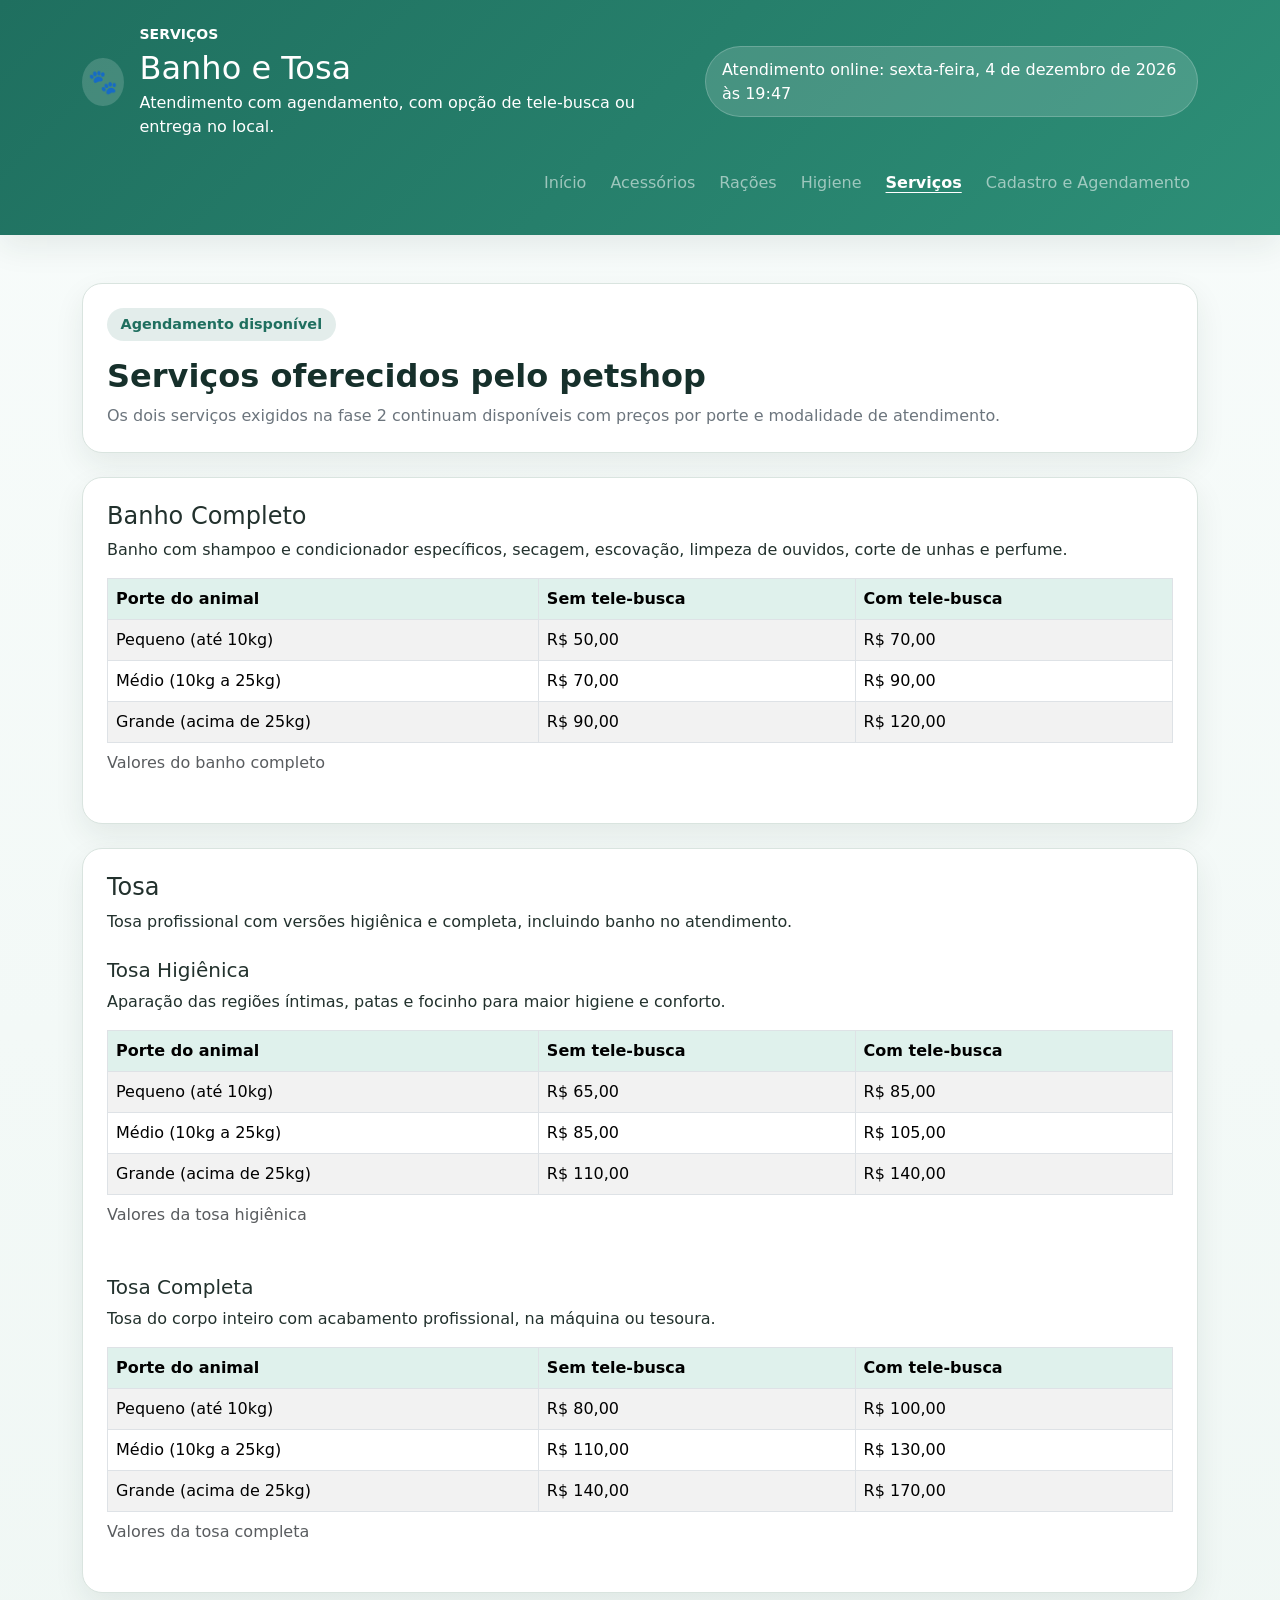
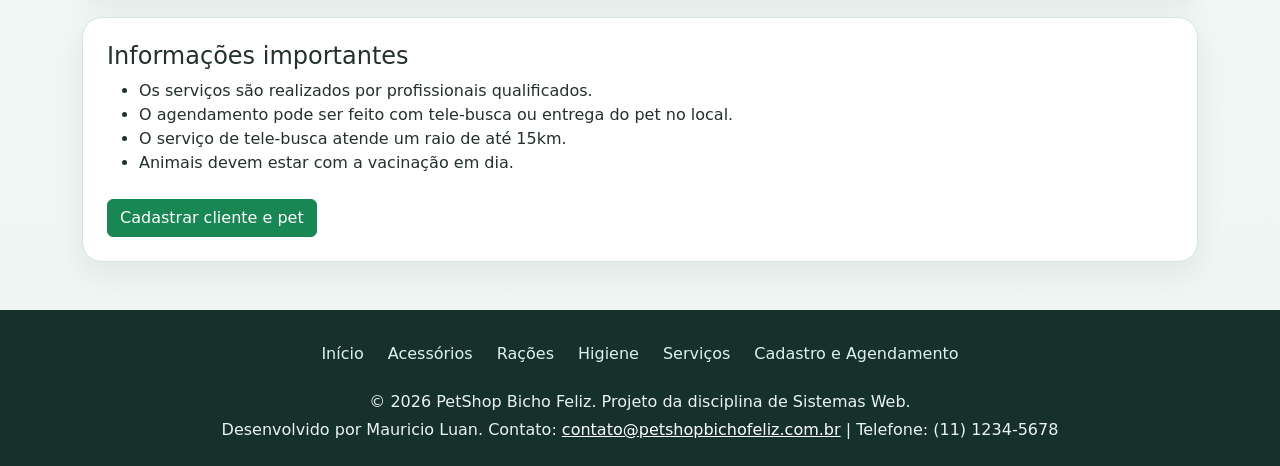
<file: servicos.html>
<!DOCTYPE html>
<html lang="pt-BR">
<head>
    <meta charset="UTF-8">
    <meta name="viewport" content="width=device-width, initial-scale=1.0">
    <title>PetShop Bicho Feliz - Serviços</title>
    <meta name="description" content="Serviços de banho e tosa com opção de tele-busca ou entrega do pet no local.">
    <link rel="preconnect" href="https://cdn.jsdelivr.net">
    <link href="https://cdn.jsdelivr.net/npm/bootstrap@5.3.3/dist/css/bootstrap.min.css" rel="stylesheet" integrity="sha384-QWTKZyjpPEjISv5WaRU9OFeRpok6YctnYmDr5pNlyT2bRjXh0JMhjY6hW+ALEwIH" crossorigin="anonymous">
    <link rel="stylesheet" href="style.css">
</head>
<body>
    <a class="skip-link" href="#conteudo-principal">Pular para o conteúdo principal</a>

    <header class="site-header py-4">
        <div class="container">
            <div class="d-flex flex-column flex-lg-row justify-content-between align-items-lg-center gap-3">
                <div class="d-flex align-items-center gap-3">
                    <div class="brand-mark" aria-hidden="true">🐾</div>
                    <div>
                        <p class="mb-1 text-uppercase small fw-semibold">Serviços</p>
                        <h1 class="h2 mb-1">Banho e Tosa</h1>
                        <p class="mb-0">Atendimento com agendamento, com opção de tele-busca ou entrega no local.</p>
                    </div>
                </div>
                <div class="clock-chip" data-clock aria-live="polite"></div>
            </div>

            <nav class="navbar navbar-expand-lg navbar-dark px-0 pt-4" aria-label="Navegação principal">
                <button class="navbar-toggler" type="button" data-bs-toggle="collapse" data-bs-target="#mainNav" aria-controls="mainNav" aria-expanded="false" aria-label="Abrir menu de navegação">
                    <span class="navbar-toggler-icon"></span>
                </button>
                <div class="collapse navbar-collapse" id="mainNav">
                    <ul class="navbar-nav ms-auto gap-lg-2">
                        <li class="nav-item"><a class="nav-link" data-nav-link href="index.html">Início</a></li>
                        <li class="nav-item"><a class="nav-link" data-nav-link href="acessorios.html">Acessórios</a></li>
                        <li class="nav-item"><a class="nav-link" data-nav-link href="racoes.html">Rações</a></li>
                        <li class="nav-item"><a class="nav-link" data-nav-link href="higiene.html">Higiene</a></li>
                        <li class="nav-item"><a class="nav-link" data-nav-link href="servicos.html">Serviços</a></li>
                        <li class="nav-item"><a class="nav-link" data-nav-link href="contato.html">Cadastro e Agendamento</a></li>
                    </ul>
                </div>
            </nav>
        </div>
    </header>

    <main id="conteudo-principal" class="py-5">
        <div class="container">
            <section class="content-panel mb-4">
                <span class="highlight-badge">Agendamento disponível</span>
                <h2 class="section-title mt-3">Serviços oferecidos pelo petshop</h2>
                <p class="mb-0 text-secondary">Os dois serviços exigidos na fase 2 continuam disponíveis com preços por porte e modalidade de atendimento.</p>
            </section>

            <section class="content-panel mb-4">
                <h3 class="h4">Banho Completo</h3>
                <p>Banho com shampoo e condicionador específicos, secagem, escovação, limpeza de ouvidos, corte de unhas e perfume.</p>
                <div class="table-responsive">
                    <table class="table table-bordered table-striped service-table">
                        <caption>Valores do banho completo</caption>
                        <thead>
                            <tr>
                                <th scope="col">Porte do animal</th>
                                <th scope="col">Sem tele-busca</th>
                                <th scope="col">Com tele-busca</th>
                            </tr>
                        </thead>
                        <tbody>
                            <tr>
                                <td>Pequeno (até 10kg)</td>
                                <td>R$ 50,00</td>
                                <td>R$ 70,00</td>
                            </tr>
                            <tr>
                                <td>Médio (10kg a 25kg)</td>
                                <td>R$ 70,00</td>
                                <td>R$ 90,00</td>
                            </tr>
                            <tr>
                                <td>Grande (acima de 25kg)</td>
                                <td>R$ 90,00</td>
                                <td>R$ 120,00</td>
                            </tr>
                        </tbody>
                    </table>
                </div>
            </section>

            <section class="content-panel mb-4">
                <h3 class="h4">Tosa</h3>
                <p>Tosa profissional com versões higiênica e completa, incluindo banho no atendimento.</p>

                <h4 class="h5 mt-4">Tosa Higiênica</h4>
                <p>Aparação das regiões íntimas, patas e focinho para maior higiene e conforto.</p>
                <div class="table-responsive">
                    <table class="table table-bordered table-striped service-table">
                        <caption>Valores da tosa higiênica</caption>
                        <thead>
                            <tr>
                                <th scope="col">Porte do animal</th>
                                <th scope="col">Sem tele-busca</th>
                                <th scope="col">Com tele-busca</th>
                            </tr>
                        </thead>
                        <tbody>
                            <tr>
                                <td>Pequeno (até 10kg)</td>
                                <td>R$ 65,00</td>
                                <td>R$ 85,00</td>
                            </tr>
                            <tr>
                                <td>Médio (10kg a 25kg)</td>
                                <td>R$ 85,00</td>
                                <td>R$ 105,00</td>
                            </tr>
                            <tr>
                                <td>Grande (acima de 25kg)</td>
                                <td>R$ 110,00</td>
                                <td>R$ 140,00</td>
                            </tr>
                        </tbody>
                    </table>
                </div>

                <h4 class="h5 mt-4">Tosa Completa</h4>
                <p>Tosa do corpo inteiro com acabamento profissional, na máquina ou tesoura.</p>
                <div class="table-responsive">
                    <table class="table table-bordered table-striped service-table">
                        <caption>Valores da tosa completa</caption>
                        <thead>
                            <tr>
                                <th scope="col">Porte do animal</th>
                                <th scope="col">Sem tele-busca</th>
                                <th scope="col">Com tele-busca</th>
                            </tr>
                        </thead>
                        <tbody>
                            <tr>
                                <td>Pequeno (até 10kg)</td>
                                <td>R$ 80,00</td>
                                <td>R$ 100,00</td>
                            </tr>
                            <tr>
                                <td>Médio (10kg a 25kg)</td>
                                <td>R$ 110,00</td>
                                <td>R$ 130,00</td>
                            </tr>
                            <tr>
                                <td>Grande (acima de 25kg)</td>
                                <td>R$ 140,00</td>
                                <td>R$ 170,00</td>
                            </tr>
                        </tbody>
                    </table>
                </div>
            </section>

            <section class="content-panel">
                <h3 class="h4">Informações importantes</h3>
                <ul class="mb-4">
                    <li>Os serviços são realizados por profissionais qualificados.</li>
                    <li>O agendamento pode ser feito com tele-busca ou entrega do pet no local.</li>
                    <li>O serviço de tele-busca atende um raio de até 15km.</li>
                    <li>Animais devem estar com a vacinação em dia.</li>
                </ul>
                <a class="btn btn-success" href="contato.html">Cadastrar cliente e pet</a>
            </section>
        </div>
    </main>

    <footer class="site-footer py-4">
        <div class="container">
            <nav class="nav justify-content-center gap-2 mb-3" aria-label="Navegação de rodapé">
                <a class="nav-link px-2" data-nav-link href="index.html">Início</a>
                <a class="nav-link px-2" data-nav-link href="acessorios.html">Acessórios</a>
                <a class="nav-link px-2" data-nav-link href="racoes.html">Rações</a>
                <a class="nav-link px-2" data-nav-link href="higiene.html">Higiene</a>
                <a class="nav-link px-2" data-nav-link href="servicos.html">Serviços</a>
                <a class="nav-link px-2" data-nav-link href="contato.html">Cadastro e Agendamento</a>
            </nav>
            <p class="mb-1 text-center">&copy; <span data-current-year></span> PetShop Bicho Feliz. Projeto da disciplina de Sistemas Web.</p>
            <p class="mb-0 text-center">Desenvolvido por Mauricio Luan. Contato: <a href="mailto:contato@petshopbichofeliz.com.br">contato@petshopbichofeliz.com.br</a> | Telefone: (11) 1234-5678</p>
        </div>
    </footer>

    <script src="https://cdn.jsdelivr.net/npm/bootstrap@5.3.3/dist/js/bootstrap.bundle.min.js" integrity="sha384-YvpcrYf0tY3lHB60NNkmXc5s9fDVZLESaAA55NDzOxhy9GkcIdslK1eN7N6jIeHz" crossorigin="anonymous"></script>
    <script src="script.js"></script>
</body>
</html>
</file>
<file: style.css>
:root {
    --brand-primary: #1f6f5f;
    --brand-secondary: #f4a261;
    --brand-accent: #f7f1e3;
    --brand-dark: #16302b;
    --surface: #ffffff;
    --surface-muted: #f7faf9;
    --border: #d9e4df;
    --shadow: 0 12px 30px rgba(22, 48, 43, 0.08);
}

body {
    background: linear-gradient(180deg, #f8fcfb 0%, #eef6f3 100%);
    color: #22312d;
}

.skip-link {
    position: absolute;
    left: 1rem;
    top: -3rem;
    z-index: 1050;
    background: var(--brand-dark);
    color: #fff;
    padding: 0.75rem 1rem;
    border-radius: 0.5rem;
    text-decoration: none;
}

.skip-link:focus {
    top: 1rem;
}

.site-header {
    background: linear-gradient(135deg, var(--brand-primary), #2d8f77);
    color: #fff;
    box-shadow: var(--shadow);
}

.brand-mark {
    width: 3rem;
    height: 3rem;
    display: inline-flex;
    align-items: center;
    justify-content: center;
    border-radius: 50%;
    background: rgba(255, 255, 255, 0.16);
    font-size: 1.5rem;
}

.hero-panel,
.content-panel,
.info-card,
.form-panel {
    background: var(--surface);
    border: 1px solid var(--border);
    border-radius: 1.25rem;
    box-shadow: var(--shadow);
}

.hero-panel {
    overflow: hidden;
}

.hero-copy {
    padding: 2rem;
}

.highlight-badge {
    display: inline-block;
    background: rgba(31, 111, 95, 0.12);
    color: var(--brand-primary);
    border-radius: 999px;
    padding: 0.35rem 0.85rem;
    font-size: 0.9rem;
    font-weight: 600;
}

.clock-chip {
    background: rgba(255, 255, 255, 0.15);
    border: 1px solid rgba(255, 255, 255, 0.2);
    border-radius: 999px;
    padding: 0.65rem 1rem;
    color: #fff;
    font-weight: 500;
}

.carousel-item img {
    width: 100%;
    height: 360px;
    object-fit: cover;
    background: var(--surface-muted);
}

.section-title {
    color: var(--brand-dark);
    font-weight: 700;
}

.info-card {
    height: 100%;
    padding: 1.5rem;
}

.product-card {
    height: 100%;
    border: 1px solid var(--border);
    border-radius: 1rem;
    background: var(--surface);
    box-shadow: var(--shadow);
    overflow: hidden;
}

.product-card img {
    width: 100%;
    height: 240px;
    object-fit: cover;
    background: var(--surface-muted);
}

.product-card .card-body {
    padding: 1.25rem;
}

.price-tag {
    color: var(--brand-primary);
    font-weight: 700;
    font-size: 1.1rem;
}

.service-table th {
    background: #dff1ec;
}

.service-table th,
.service-table td {
    vertical-align: middle;
}

.content-panel,
.form-panel {
    padding: 1.5rem;
}

.confirmation-box {
    display: none;
}

.confirmation-box.is-visible {
    display: block;
}

.site-footer {
    background: var(--brand-dark);
    color: #eaf3f0;
}

.site-footer a {
    color: #fff;
}

.site-footer .nav-link {
    color: #dff1ec;
}

.site-footer .nav-link:hover,
.site-footer .nav-link:focus,
.site-header .nav-link:hover,
.site-header .nav-link:focus {
    color: var(--brand-secondary);
}

.site-header .nav-link.active {
    color: #fff;
    font-weight: 700;
    text-decoration: underline;
    text-underline-offset: 0.25rem;
}

.form-note {
    font-size: 0.95rem;
    color: #4c5d59;
}

:focus-visible {
    outline: 3px solid var(--brand-secondary);
    outline-offset: 2px;
}

@media (max-width: 767.98px) {
    .hero-copy {
        padding: 1.5rem;
    }

    .carousel-item img {
        height: 240px;
    }
}
</file>
